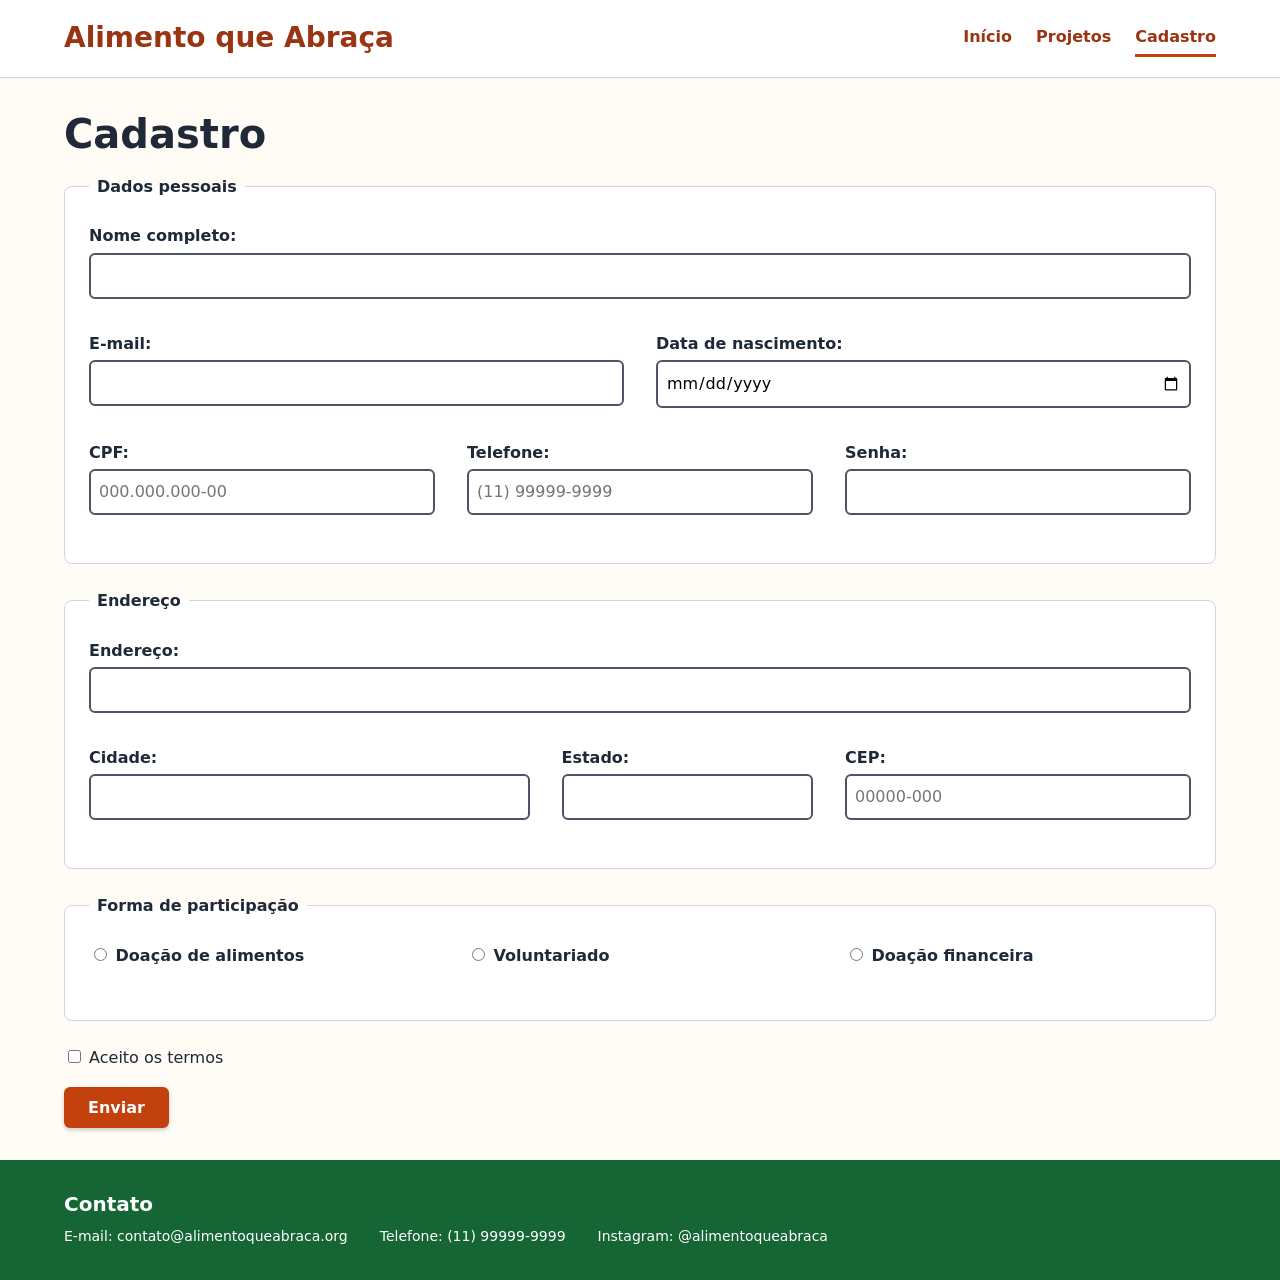
<file: Alimento-que-abraca/html/cadastro.html>
<!DOCTYPE html>
<html lang="pt-BR">
<head>
<meta charset="UTF-8">
<meta name="viewport" content="width=device-width, initial-scale=1">
<title>Alimento que Abraça - Cadastro</title>
<link rel="stylesheet" href="../css/style.css">
</head>
<body>
<a class="pular-link" href="#conteudo">Ir para o conteúdo</a>
<header class="cabecalho">
<div class="container barra">
<p class="marca">Alimento que Abraça</p>
<input type="checkbox" id="menu-toggle" class="menu-toggle" aria-label="Abrir menu" aria-controls="menu-principal" aria-expanded="false">
<label for="menu-toggle" class="menu-botao"><span class="icone"></span></label>
<nav class="menu" id="menu-principal" aria-label="Principal">
<ul>
<li><a href="../index.html">Início</a></li>
<li class="tem-submenu">
<a href="projetos.html">Projetos</a>
<ul class="submenu">
<li><a href="projetos.html#alimentos">Doação de alimentos</a></li>
<li><a href="projetos.html#voluntariado">Voluntariado</a></li>
<li><a href="projetos.html#marmitas">Marmitas</a></li>
</ul>
</li>
<li><a href="cadastro.html" aria-current="page">Cadastro</a></li>
</ul>
</nav>
</div>
</header>
<main id="conteudo" class="container">
<h1>Cadastro</h1>
<form action="#" method="post">
<fieldset>
<legend>Dados pessoais</legend>
<div class="grid">
<div class="campo col-12">
<label for="nome">Nome completo:</label>
<input type="text" id="nome" name="nome" required>
</div>
<div class="campo col-6">
<label for="email">E-mail:</label>
<input type="email" id="email" name="email" required>
</div>
<div class="campo col-6">
<label for="nascimento">Data de nascimento:</label>
<input type="date" id="nascimento" name="nascimento" required>
</div>
<div class="campo col-4">
<label for="cpf">CPF:</label>
<input type="text" id="cpf" name="cpf" inputmode="numeric" pattern="[0-9]{3}\.[0-9]{3}\.[0-9]{3}-[0-9]{2}" title="Use o formato 000.000.000-00" placeholder="000.000.000-00" required>
</div>
<div class="campo col-4">
<label for="telefone">Telefone:</label>
<input type="tel" id="telefone" name="telefone" pattern="\([0-9]{2}\) [0-9]{5}-[0-9]{4}" title="Use o formato (11) 99999-9999" placeholder="(11) 99999-9999" required>
</div>
<div class="campo col-4">
<label for="senha">Senha:</label>
<input type="password" id="senha" name="senha" minlength="8" required>
</div>
</div>
</fieldset>
<fieldset>
<legend>Endereço</legend>
<div class="grid">
<div class="campo col-12">
<label for="endereco">Endereço:</label>
<input type="text" id="endereco" name="endereco" required>
</div>
<div class="campo col-5">
<label for="cidade">Cidade:</label>
<input type="text" id="cidade" name="cidade" required>
</div>
<div class="campo col-3">
<label for="estado">Estado:</label>
<input type="text" id="estado" name="estado" required>
</div>
<div class="campo col-4">
<label for="cep">CEP:</label>
<input type="text" id="cep" name="cep" inputmode="numeric" pattern="[0-9]{5}-[0-9]{3}" title="Use o formato 00000-000" placeholder="00000-000" required>
</div>
</div>
</fieldset>
<fieldset>
<legend>Forma de participação</legend>
<div class="grid">
<div class="campo col-4">
<label><input type="radio" name="participacao" value="alimentos" required> Doação de alimentos</label>
</div>
<div class="campo col-4">
<label><input type="radio" name="participacao" value="voluntariado"> Voluntariado</label>
</div>
<div class="campo col-4">
<label><input type="radio" name="participacao" value="financeira"> Doação financeira</label>
</div>
</div>
</fieldset>
<p><label><input type="checkbox" name="termos" required> Aceito os termos</label></p>
<button type="submit" class="botao">Enviar</button>
</form>
</main>
<footer class="rodape">
<div class="container">
<h2>Contato</h2>
<p>E-mail: contato@alimentoqueabraca.org</p>
<p>Telefone: (11) 99999-9999</p>
<p>Instagram: @alimentoqueabraca</p>
</div>
</footer>
<script type="module" src="../js/pagina-estatica.js"></script>
</body>
</html>
</file>
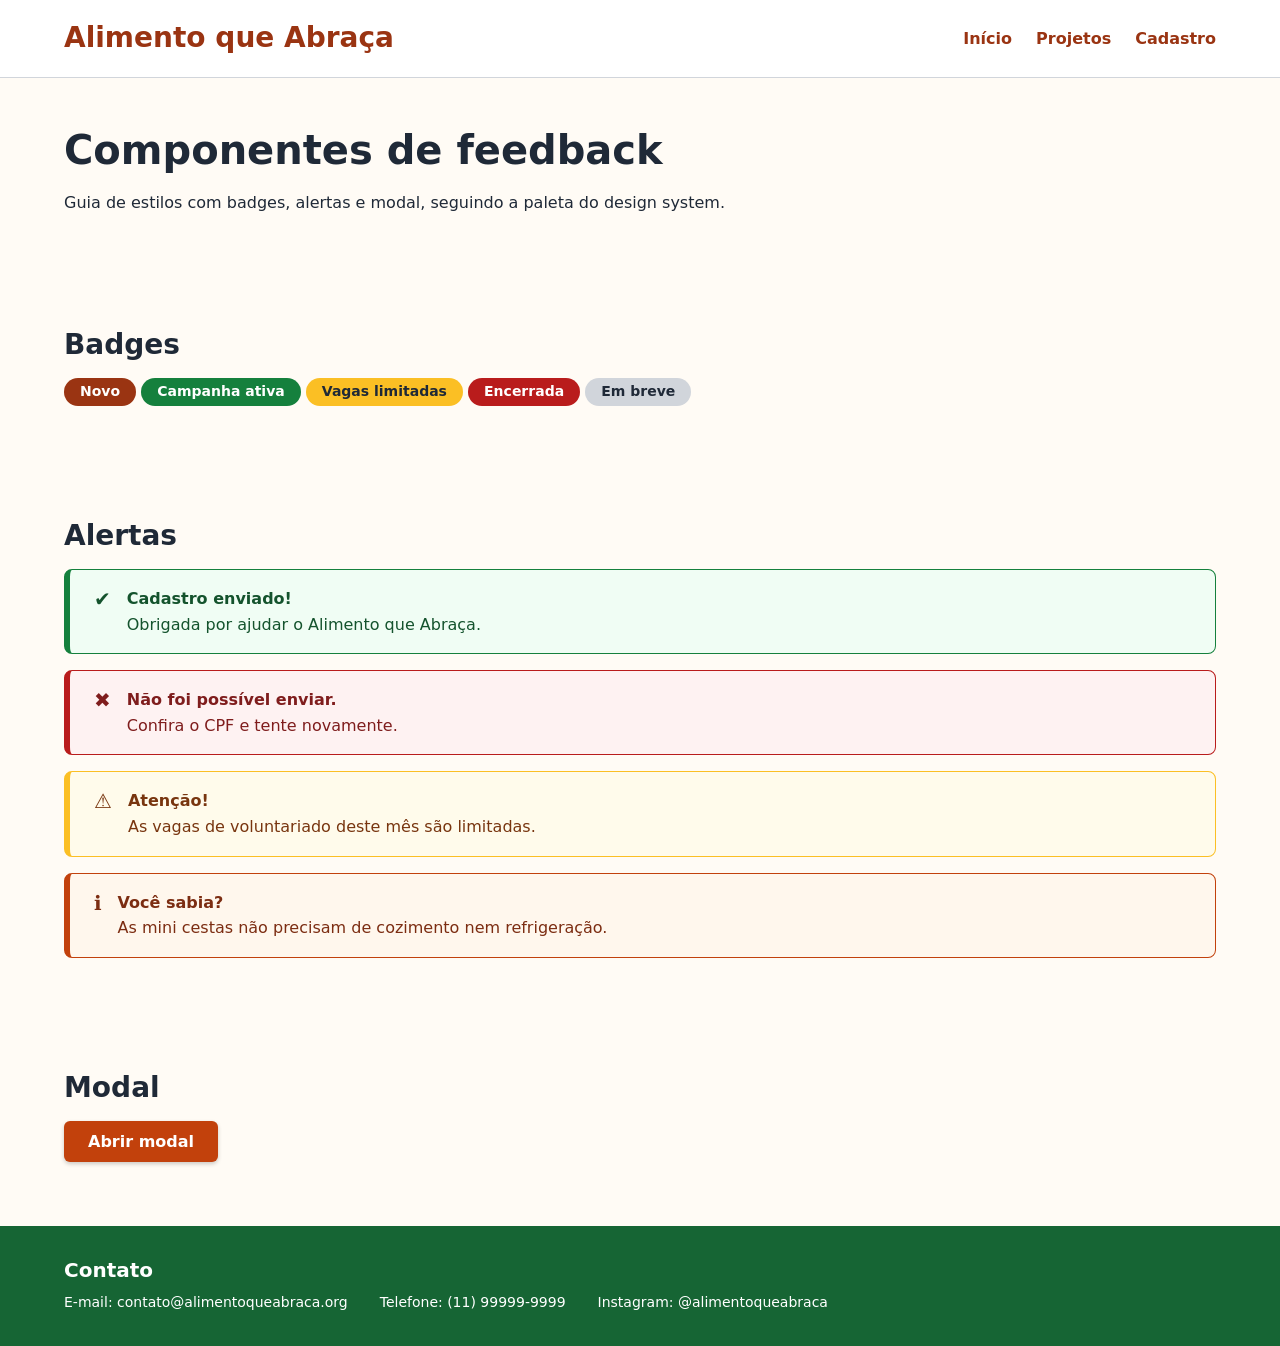
<file: Alimento-que-abraca/html/componentes.html>
<!DOCTYPE html>
<html lang="pt-BR">
<head>
<meta charset="UTF-8">
<meta name="viewport" content="width=device-width, initial-scale=1">
<title>Alimento que Abraça - Componentes</title>
<link rel="stylesheet" href="../css/style.css">
</head>
<body>
<a class="pular-link" href="#conteudo">Ir para o conteúdo</a>
<header class="cabecalho">
<div class="container barra">
<p class="marca">Alimento que Abraça</p>
<input type="checkbox" id="menu-toggle" class="menu-toggle" aria-label="Abrir menu" aria-controls="menu-principal" aria-expanded="false">
<label for="menu-toggle" class="menu-botao"><span class="icone"></span></label>
<nav class="menu" id="menu-principal" aria-label="Principal">
<ul>
<li><a href="../index.html">Início</a></li>
<li class="tem-submenu">
<a href="projetos.html">Projetos</a>
<ul class="submenu">
<li><a href="projetos.html#alimentos">Doação de alimentos</a></li>
<li><a href="projetos.html#voluntariado">Voluntariado</a></li>
<li><a href="projetos.html#marmitas">Marmitas</a></li>
</ul>
</li>
<li><a href="cadastro.html">Cadastro</a></li>
</ul>
</nav>
</div>
</header>
<main id="conteudo">
<section class="secao container">
<h1>Componentes de feedback</h1>
<p>Guia de estilos com badges, alertas e modal, seguindo a paleta do design system.</p>
</section>
<section class="secao container" id="badges">
<h2>Badges</h2>
<p>
<span class="badge badge-primario">Novo</span>
<span class="badge badge-sucesso">Campanha ativa</span>
<span class="badge badge-aviso">Vagas limitadas</span>
<span class="badge badge-erro">Encerrada</span>
<span class="badge badge-neutro">Em breve</span>
</p>
</section>
<section class="secao container" id="alertas">
<h2>Alertas</h2>
<div class="alerta alerta-sucesso" role="status">
<div><strong>Cadastro enviado!</strong> Obrigada por ajudar o Alimento que Abraça.</div>
</div>
<div class="alerta alerta-erro" role="alert">
<div><strong>Não foi possível enviar.</strong> Confira o CPF e tente novamente.</div>
</div>
<div class="alerta alerta-aviso" role="alert">
<div><strong>Atenção!</strong> As vagas de voluntariado deste mês são limitadas.</div>
</div>
<div class="alerta alerta-info" role="status">
<div><strong>Você sabia?</strong> As mini cestas não precisam de cozimento nem refrigeração.</div>
</div>
</section>
<section class="secao container" id="modais">
<h2>Modal</h2>
<p><a class="botao" href="#modal-voluntario">Abrir modal</a></p>
<div class="modal" id="modal-voluntario" role="dialog" aria-modal="true" aria-labelledby="modal-titulo" aria-describedby="modal-descricao">
<div class="modal-caixa">
<h2 id="modal-titulo">Quero ser voluntário</h2>
<p id="modal-descricao">Ajude na preparação e na distribuição das marmitas. Faça seu cadastro e entraremos em contato.</p>
<div class="modal-acoes">
<a class="botao" href="cadastro.html">Ir para o cadastro</a>
<a class="botao botao-secundario" href="#modais">Fechar</a>
</div>
</div>
</div>
</section>
</main>
<footer class="rodape">
<div class="container">
<h2>Contato</h2>
<p>E-mail: contato@alimentoqueabraca.org</p>
<p>Telefone: (11) 99999-9999</p>
<p>Instagram: @alimentoqueabraca</p>
</div>
</footer>
<script type="module" src="../js/pagina-estatica.js"></script>
</body>
</html>
</file>
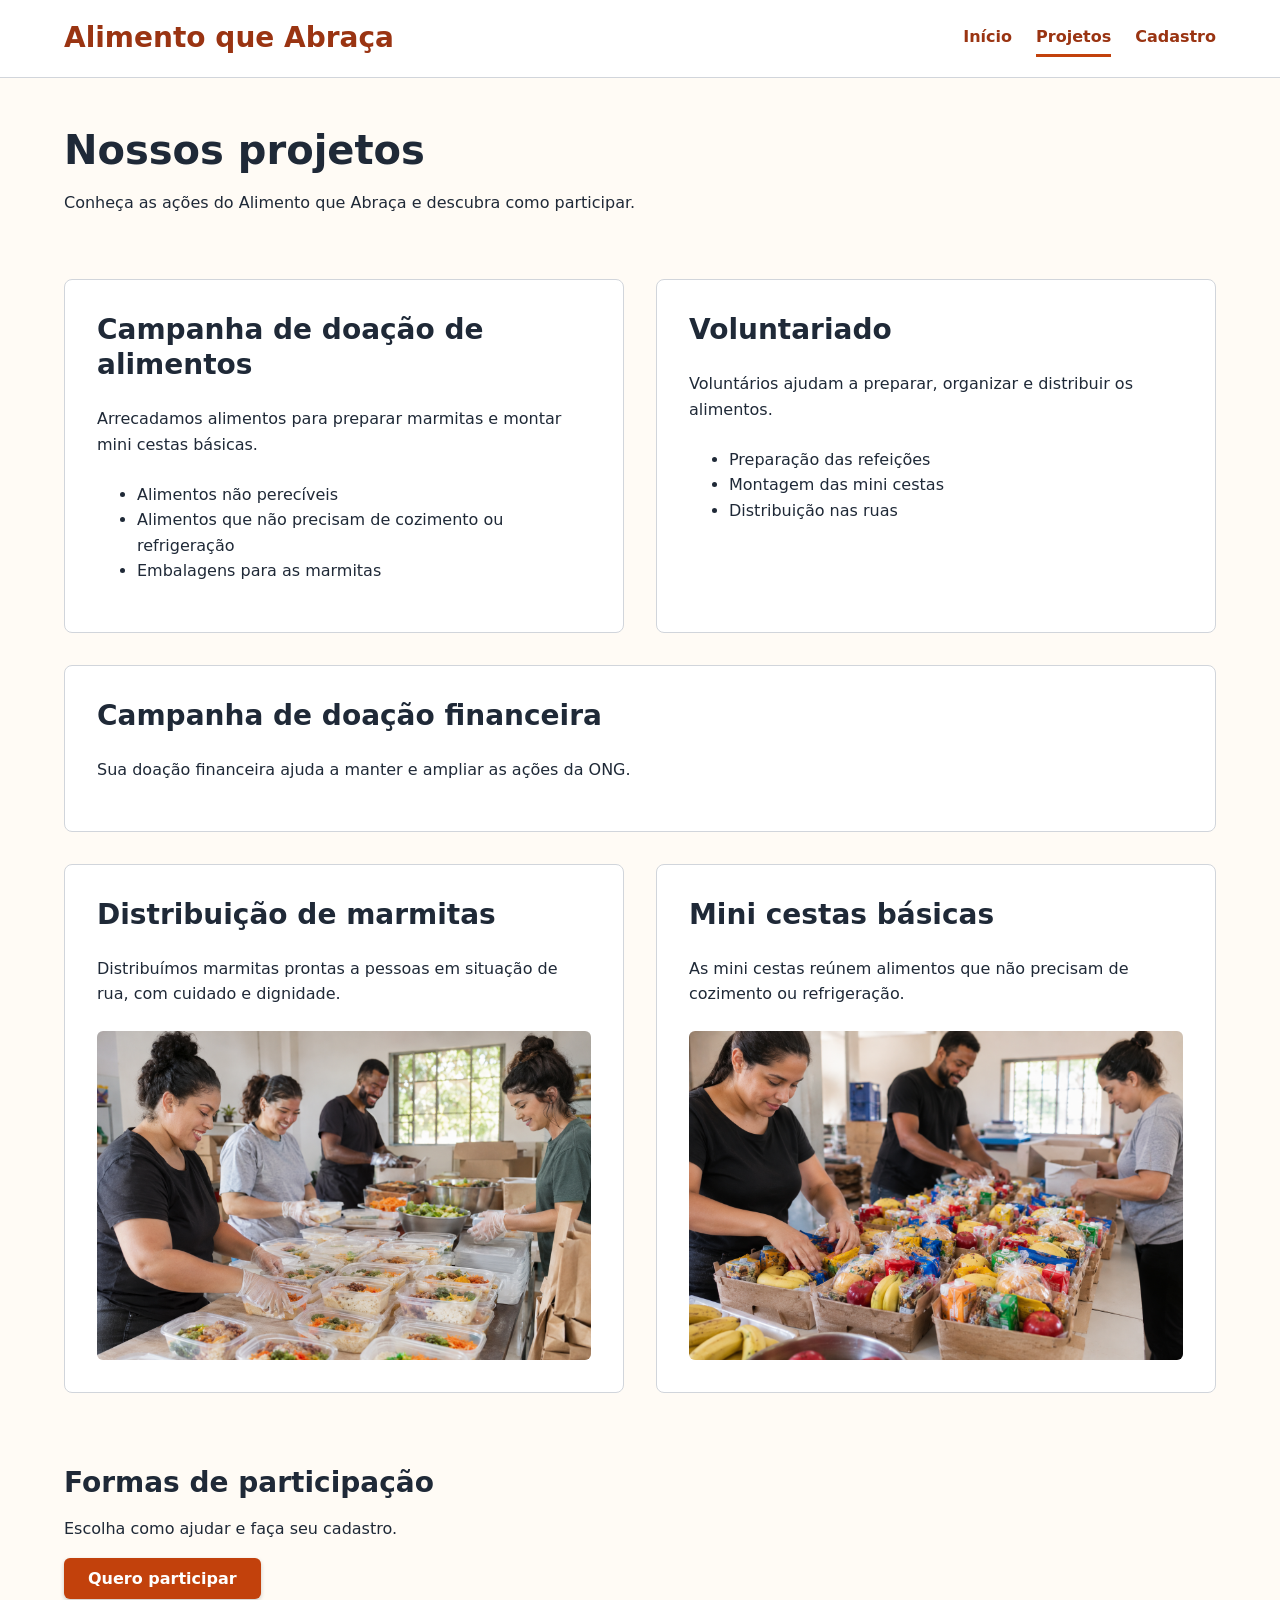
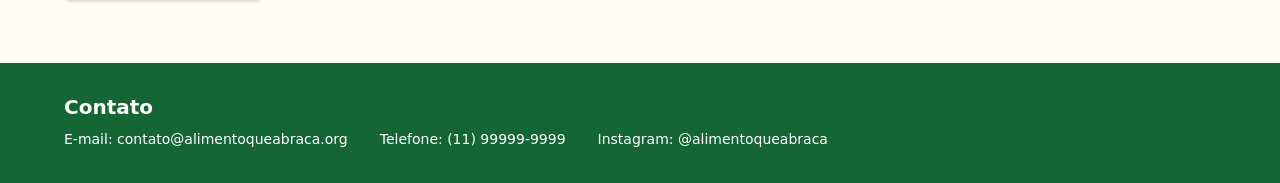
<file: Alimento-que-abraca/html/projetos.html>
<!DOCTYPE html>
<html lang="pt-BR">
<head>
<meta charset="UTF-8">
<meta name="viewport" content="width=device-width, initial-scale=1">
<title>Alimento que Abraça - Projetos</title>
<link rel="stylesheet" href="../css/style.css">
</head>
<body>
<a class="pular-link" href="#conteudo">Ir para o conteúdo</a>
<header class="cabecalho">
<div class="container barra">
<p class="marca">Alimento que Abraça</p>
<input type="checkbox" id="menu-toggle" class="menu-toggle" aria-label="Abrir menu" aria-controls="menu-principal" aria-expanded="false">
<label for="menu-toggle" class="menu-botao"><span class="icone"></span></label>
<nav class="menu" id="menu-principal" aria-label="Principal">
<ul>
<li><a href="../index.html">Início</a></li>
<li class="tem-submenu">
<a href="projetos.html" aria-current="page">Projetos</a>
<ul class="submenu">
<li><a href="projetos.html#alimentos">Doação de alimentos</a></li>
<li><a href="projetos.html#voluntariado">Voluntariado</a></li>
<li><a href="projetos.html#marmitas">Marmitas</a></li>
</ul>
</li>
<li><a href="cadastro.html">Cadastro</a></li>
</ul>
</nav>
</div>
</header>
<main id="conteudo">
<section class="secao container">
<h1>Nossos projetos</h1>
<p>Conheça as ações do Alimento que Abraça e descubra como participar.</p>
</section>
<div class="container grid">
<section class="cartao col-6" id="alimentos">
<h2>Campanha de doação de alimentos</h2>
<p>Arrecadamos alimentos para preparar marmitas e montar mini cestas básicas.</p>
<ul>
<li>Alimentos não perecíveis</li>
<li>Alimentos que não precisam de cozimento ou refrigeração</li>
<li>Embalagens para as marmitas</li>
</ul>
</section>
<section class="cartao col-6" id="voluntariado">
<h2>Voluntariado</h2>
<p>Voluntários ajudam a preparar, organizar e distribuir os alimentos.</p>
<ul>
<li>Preparação das refeições</li>
<li>Montagem das mini cestas</li>
<li>Distribuição nas ruas</li>
</ul>
</section>
<section class="cartao col-12">
<h2>Campanha de doação financeira</h2>
<p>Sua doação financeira ajuda a manter e ampliar as ações da ONG.</p>
</section>
<section class="cartao col-6" id="marmitas">
<h2>Distribuição de marmitas</h2>
<p>Distribuímos marmitas prontas a pessoas em situação de rua, com cuidado e dignidade.</p>
<img class="imagem" src="../imagens/marmitas.jpg" alt="Voluntários da ONG Alimento que Abraça preparando marmitas para pessoas em situação de rua">
</section>
<section class="cartao col-6">
<h2>Mini cestas básicas</h2>
<p>As mini cestas reúnem alimentos que não precisam de cozimento ou refrigeração.</p>
<img class="imagem" src="../imagens/cestas.jpg" alt="Mini cestas básicas montadas com alimentos que não precisam de cozimento ou refrigeração">
</section>
</div>
<section class="secao container">
<h2>Formas de participação</h2>
<p>Escolha como ajudar e faça seu cadastro.</p>
<p><a class="botao" href="cadastro.html">Quero participar</a></p>
</section>
</main>
<footer class="rodape">
<div class="container">
<h2>Contato</h2>
<p>E-mail: contato@alimentoqueabraca.org</p>
<p>Telefone: (11) 99999-9999</p>
<p>Instagram: @alimentoqueabraca</p>
</div>
</footer>
<script type="module" src="../js/pagina-estatica.js"></script>
</body>
</html>
</file>
<file: Alimento-que-abraca/css/style.css>
/* ===== DESIGN SYSTEM ===== */
:root {
  --cor-primaria: #C2410C;
  --cor-primaria-escura: #9A3412;
  --cor-secundaria: #166534;
  --cor-destaque: #FBBF24;
  --cor-texto: #1F2937;
  --cor-texto-suave: #4B5563;
  --cor-borda: #D1D5DB;
  --cor-fundo: #FFFBF5;
  --cor-superficie: #FFFFFF;
  --cor-erro: #B91C1C;
  --cor-sucesso: #15803D;

  --fonte-base: system-ui, -apple-system, "Segoe UI", Arial, sans-serif;
  --texto-sm: 0.875rem;
  --texto-base: 1rem;
  --texto-lg: 1.25rem;
  --titulo-md: 1.75rem;
  --titulo-lg: 2.5rem;
  --entrelinha: 1.6;

  --espaco-1: 0.25rem;
  --espaco-2: 0.5rem;
  --espaco-3: 1rem;
  --espaco-4: 1.5rem;
  --espaco-5: 2rem;
  --espaco-6: 3rem;
  --espaco-7: 4rem;
}

/* ===== BASE ===== */
*, *::before, *::after { box-sizing: border-box; }
body {
  margin: 0;
  font-family: var(--fonte-base);
  font-size: var(--texto-base);
  line-height: var(--entrelinha);
  color: var(--cor-texto);
  background: var(--cor-fundo);
}
h1 { font-size: var(--titulo-lg); line-height: 1.2; margin: 0 0 var(--espaco-3); }
h2 { font-size: var(--titulo-md); line-height: 1.25; margin: 0 0 var(--espaco-3); }
h3 { font-size: var(--texto-lg); margin: 0 0 var(--espaco-2); }
p, ul { margin: 0 0 var(--espaco-3); }
a { color: var(--cor-primaria-escura); }
:focus-visible { outline: 3px solid var(--cor-primaria-escura); outline-offset: 2px; }
main:focus { outline: none; }

.pular-link {
  position: absolute;
  top: -4rem;
  left: var(--espaco-3);
  z-index: 10;
  padding: var(--espaco-2) var(--espaco-3);
  background: var(--cor-secundaria);
  color: var(--cor-superficie);
}
.pular-link:focus { top: var(--espaco-2); }

/* ===== LAYOUT: CONTAINER E GRID DE 12 COLUNAS ===== */
.container {
  width: 100%;
  max-width: 1100px;
  margin-inline: auto;
  padding-inline: var(--espaco-3);
}
.secao { padding-block: var(--espaco-5); }
main.container { padding-block: var(--espaco-5); }

.grid {
  display: grid;
  grid-template-columns: repeat(12, 1fr);
  gap: var(--espaco-3);
  margin-bottom: var(--espaco-4);
}
[class*="col-"] { grid-column: span 12; }

/* ===== CARTÕES (FLEXBOX) ===== */
.cartao {
  display: flex;
  flex-direction: column;
  gap: var(--espaco-2);
  padding: var(--espaco-4);
  background: var(--cor-superficie);
  border: 1px solid var(--cor-borda);
  border-radius: 8px;
  transition: box-shadow 0.25s ease, transform 0.25s ease, border-color 0.25s ease;
}
.cartao:hover {
  border-color: var(--cor-primaria);
  box-shadow: 0 6px 16px rgba(0, 0, 0, 0.12);
  transform: translateY(-4px);
}
.cartao > .imagem { margin-top: auto; }
.imagem { display: block; width: 100%; height: auto; border-radius: 6px; }

/* ===== BOTÕES ===== */
.botao {
  display: inline-block;
  padding: var(--espaco-2) var(--espaco-4);
  border: 0;
  border-radius: 6px;
  background: var(--cor-primaria);
  color: var(--cor-superficie);
  font: inherit;
  font-weight: 700;
  text-decoration: none;
  cursor: pointer;
  box-shadow: 0 2px 4px rgba(0, 0, 0, 0.2);
  transition: background 0.2s ease, box-shadow 0.2s ease, transform 0.1s ease;
}
.botao:hover {
  background: var(--cor-primaria-escura);
  box-shadow: 0 4px 10px rgba(0, 0, 0, 0.3);
}
.botao:focus-visible { outline: 3px solid var(--cor-texto); outline-offset: 3px; }
.botao:active { transform: translateY(2px); box-shadow: none; }
.botao:disabled {
  background: var(--cor-borda);
  color: var(--cor-texto-suave);
  box-shadow: none;
  cursor: not-allowed;
}
.botao-secundario {
  background: var(--cor-superficie);
  color: var(--cor-primaria-escura);
  border: 2px solid var(--cor-primaria-escura);
  box-shadow: none;
}
.botao-secundario:hover { background: var(--cor-fundo); box-shadow: none; }

/* ===== CABEÇALHO E MENU (FLEXBOX) ===== */
.cabecalho { background: var(--cor-superficie); border-bottom: 1px solid var(--cor-borda); }
.barra {
  display: flex;
  flex-wrap: wrap;
  align-items: center;
  justify-content: space-between;
  gap: var(--espaco-2);
  padding-block: var(--espaco-3);
}
.marca { margin: 0; font-size: var(--titulo-md); font-weight: 700; color: var(--cor-primaria-escura); }

/* Hambúrguer (celular) */
.menu-toggle { position: absolute; opacity: 0; }
.menu-botao {
  display: flex;
  align-items: center;
  justify-content: center;
  width: 3rem;
  height: 3rem;
  padding: 0;
  border: 2px solid var(--cor-primaria-escura);
  border-radius: 6px;
  cursor: pointer;
}
.menu-toggle:focus-visible + .menu-botao { outline: 3px solid var(--cor-primaria-escura); outline-offset: 2px; }
.icone, .icone::before, .icone::after {
  display: block;
  width: 1.5rem;
  height: 3px;
  background: var(--cor-primaria-escura);
  border-radius: 2px;
  transition: transform 0.3s ease, background 0.3s ease;
}
.icone { position: relative; }
.icone::before, .icone::after { content: ""; position: absolute; left: 0; }
.icone::before { top: -7px; }
.icone::after { top: 7px; }
.menu-toggle:checked + .menu-botao .icone { background: transparent; }
.menu-toggle:checked + .menu-botao .icone::before { transform: translateY(7px) rotate(45deg); }
.menu-toggle:checked + .menu-botao .icone::after { transform: translateY(-7px) rotate(-45deg); }

.menu { display: none; flex-basis: 100%; }
.menu-toggle:checked ~ .menu { display: block; animation: abrir 0.3s ease; }
@keyframes abrir {
  from { opacity: 0; transform: translateY(-8px); }
}
.menu ul { list-style: none; margin: 0; padding: 0; }
.menu a { display: block; padding: var(--espaco-2) 0; font-weight: 700; text-decoration: none; }
.menu a[aria-current="page"] { border-bottom: 3px solid var(--cor-primaria); }
.menu .submenu { padding-left: var(--espaco-4); }
.submenu a { font-weight: 400; }

/* ===== FORMULÁRIO ===== */
fieldset {
  margin: 0 0 var(--espaco-4);
  padding: var(--espaco-4);
  border: 1px solid var(--cor-borda);
  border-radius: 8px;
  background: var(--cor-superficie);
}
legend { padding-inline: var(--espaco-2); font-weight: 700; }
.campo label { display: block; margin-bottom: var(--espaco-1); font-weight: 600; }
.campo input:not([type="radio"]) {
  width: 100%;
  padding: var(--espaco-2);
  border: 2px solid var(--cor-texto-suave);
  border-radius: 6px;
  background: var(--cor-superficie);
  font: inherit;
  transition: border-color 0.2s ease, box-shadow 0.2s ease;
}
.campo input:focus {
  border-color: var(--cor-primaria-escura);
  box-shadow: 0 0 0 3px rgba(194, 65, 12, 0.25);
}
.campo input:disabled { background: var(--cor-borda); cursor: not-allowed; }

/* Estados de validação (classes aplicadas pelo JavaScript) */
.campo input.invalido:not([type="radio"]) {
  border-color: var(--cor-erro);
  background: #FEF2F2;
  box-shadow: 0 0 0 3px rgba(185, 28, 28, 0.2);
}
.campo input.valido:not([type="radio"]) {
  border-color: var(--cor-sucesso);
  box-shadow: 0 0 0 3px rgba(21, 128, 61, 0.2);
}
.mensagem-erro {
  margin: var(--espaco-1) 0 0;
  font-size: var(--texto-sm);
  font-weight: 600;
  color: var(--cor-erro);
}
.mensagem-erro::before { content: "✖ "; }

/* ===== COMPONENTES DE FEEDBACK ===== */
.badge {
  display: inline-block;
  padding: var(--espaco-1) var(--espaco-3);
  border-radius: 999px;
  font-size: var(--texto-sm);
  font-weight: 700;
  line-height: 1.4;
}
.badge-primario { background: var(--cor-primaria-escura); color: var(--cor-superficie); }
.badge-sucesso { background: var(--cor-sucesso); color: var(--cor-superficie); }
.badge-erro { background: var(--cor-erro); color: var(--cor-superficie); }
.badge-aviso { background: var(--cor-destaque); color: var(--cor-texto); }
.badge-neutro { background: var(--cor-borda); color: var(--cor-texto); }

.alerta {
  display: flex;
  align-items: flex-start;
  gap: var(--espaco-3);
  margin-bottom: var(--espaco-3);
  padding: var(--espaco-3) var(--espaco-4);
  border: 1px solid;
  border-left-width: 6px;
  border-radius: 8px;
}
.alerta::before { font-size: var(--texto-lg); font-weight: 700; line-height: 1.3; }
.alerta strong { display: block; }
.alerta-sucesso { background: #F0FDF4; border-color: var(--cor-sucesso); color: #14532D; }
.alerta-sucesso::before { content: "✔"; }
.alerta-erro { background: #FEF2F2; border-color: var(--cor-erro); color: #7F1D1D; }
.alerta-erro::before { content: "✖"; }
.alerta-aviso { background: #FFFBEB; border-color: var(--cor-destaque); color: #78350F; }
.alerta-aviso::before { content: "⚠"; }
.alerta-info { background: #FFF7ED; border-color: var(--cor-primaria); color: #7C2D12; }
.alerta-info::before { content: "ℹ"; }

.modal {
  position: fixed;
  inset: 0;
  z-index: 20;
  display: flex;
  align-items: center;
  justify-content: center;
  padding: var(--espaco-3);
  background: rgba(31, 41, 55, 0.7);
  opacity: 0;
  visibility: hidden;
  transition: opacity 0.25s ease, visibility 0.25s;
}
.modal:target { opacity: 1; visibility: visible; }
.modal-caixa {
  width: 100%;
  max-width: 32rem;
  max-height: 90vh;
  overflow: auto;
  padding: var(--espaco-5);
  background: var(--cor-superficie);
  border-radius: 12px;
  box-shadow: 0 10px 30px rgba(0, 0, 0, 0.3);
  transform: translateY(16px);
  transition: transform 0.25s ease;
}
.modal:target .modal-caixa { transform: translateY(0); }
.modal-acoes { display: flex; flex-wrap: wrap; gap: var(--espaco-3); margin-top: var(--espaco-4); }

/* ===== RODAPÉ (FLEXBOX) ===== */
.rodape { padding-block: var(--espaco-5); background: var(--cor-secundaria); color: var(--cor-superficie); }
.rodape .container {
  display: flex;
  flex-wrap: wrap;
  gap: var(--espaco-2) var(--espaco-5);
}
.rodape h2 { flex-basis: 100%; margin: 0; font-size: var(--texto-lg); }
.rodape p { margin: 0; font-size: var(--texto-sm); }

/* ===== BREAKPOINT 1: 480px (celulares grandes) ===== */
@media (min-width: 480px) {
  .col-3, .col-4, .col-5 { grid-column: span 6; }
}

/* ===== BREAKPOINT 2: 768px (tablets) ===== */
@media (min-width: 768px) {
  .container { padding-inline: var(--espaco-4); }
  .grid { gap: var(--espaco-4); }
  .col-6 { grid-column: span 6; }
  .campo.col-3 { grid-column: span 3; }
  .campo.col-4 { grid-column: span 4; }
  .campo.col-5 { grid-column: span 5; }

  /* menu horizontal com dropdown */
  .menu-botao { display: none; }
  .menu { display: block; flex-basis: auto; }
  .menu ul { display: flex; gap: var(--espaco-4); }
  .menu a { padding: var(--espaco-1) 0; }
  .tem-submenu { position: relative; }
  .menu .submenu {
    display: block;
    position: absolute;
    top: 100%;
    left: 0;
    z-index: 5;
    min-width: 14rem;
    padding: var(--espaco-2);
    background: var(--cor-superficie);
    border: 1px solid var(--cor-borda);
    border-radius: 8px;
    opacity: 0;
    visibility: hidden;
    transform: translateY(-8px);
    transition: opacity 0.25s ease, transform 0.25s ease, visibility 0.25s;
  }
  .tem-submenu:hover > .submenu,
  .tem-submenu:focus-within > .submenu {
    opacity: 1;
    visibility: visible;
    transform: translateY(0);
  }
  .submenu a { padding: var(--espaco-2); }
}

/* ===== BREAKPOINT 3: 1024px (notebooks) ===== */
@media (min-width: 1024px) {
  .cartao.col-3 { grid-column: span 3; }
  .secao { padding-block: var(--espaco-6); }
  .cartao { padding: var(--espaco-5); }
}

/* ===== BREAKPOINT 4: 1280px (desktops) ===== */
@media (min-width: 1280px) {
  .container { max-width: 1200px; }
  .grid { gap: var(--espaco-5); }
}

/* ===== BREAKPOINT 5: 1600px (telas grandes) ===== */
@media (min-width: 1600px) {
  .container { max-width: 1400px; }
  .secao { padding-block: var(--espaco-7); }
}

/* ===== ACESSIBILIDADE: MENOS MOVIMENTO ===== */
@media (prefers-reduced-motion: reduce) {
  * { transition: none !important; animation: none !important; }
}
</file>
